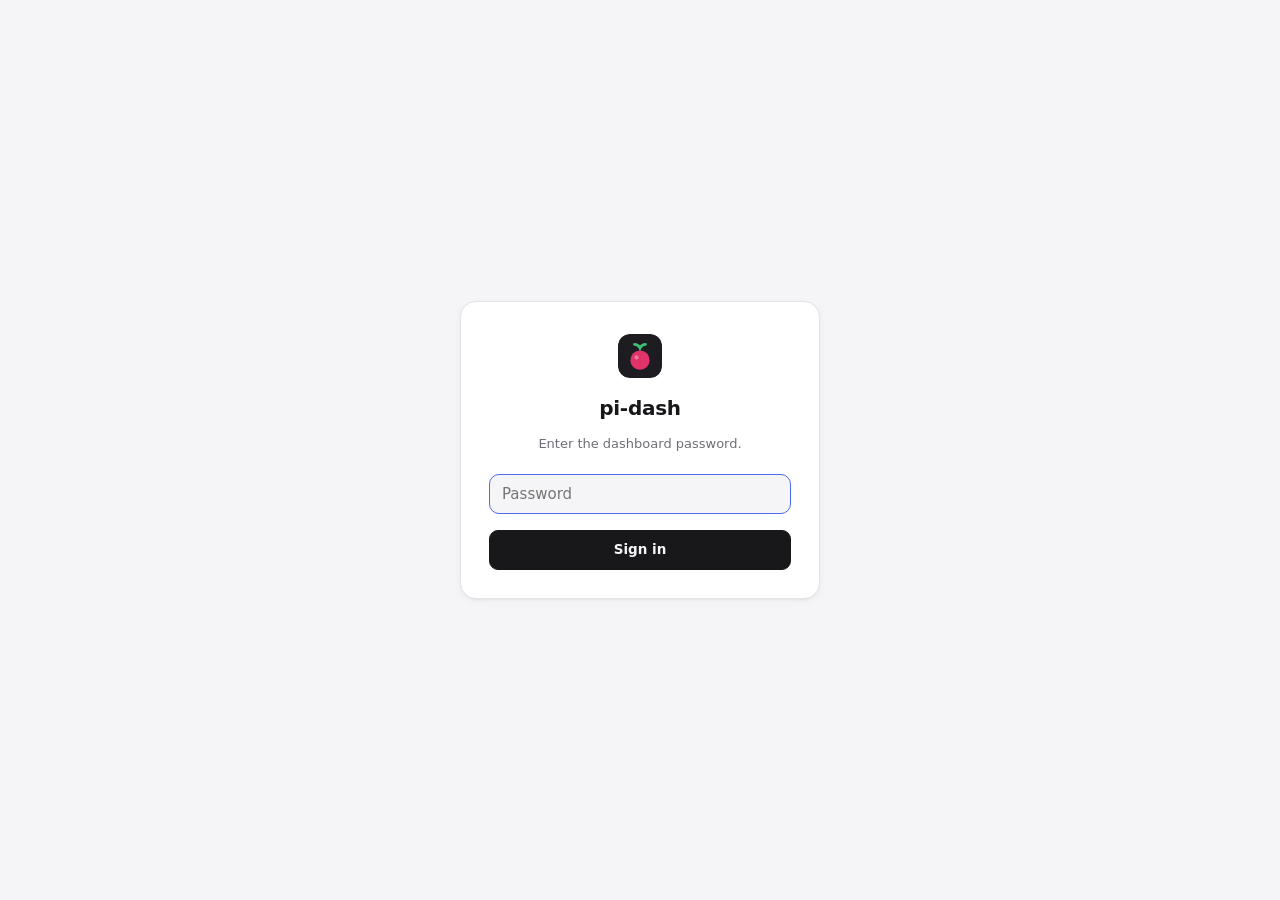
<file: static/login.html>
<!doctype html>
<html lang="en">
<head>
  <meta charset="utf-8">
  <meta name="viewport" content="width=device-width, initial-scale=1">
  <meta name="theme-color" content="#f6f6f8" media="(prefers-color-scheme: light)">
  <meta name="theme-color" content="#0f0f12" media="(prefers-color-scheme: dark)">
  <title>Sign in · pi-dash</title>
  <link rel="icon" href="/static/icon.svg" type="image/svg+xml">
  <link rel="stylesheet" href="/static/app.css">
</head>
<body class="login-page">
  <form class="login card appear" id="login">
    <img class="logo" src="/static/icon.svg" alt="" width="44" height="44">
    <h1>pi-dash</h1>
    <p class="muted small">Enter the dashboard password.</p>
    <label class="field">
      <span class="sr-only">Password</span>
      <input id="password" type="password" autocomplete="current-password" placeholder="Password" required autofocus>
    </label>
    <p class="login-error" id="error" role="alert" hidden></p>
    <button class="btn primary wide" id="submit" type="submit">Sign in</button>
  </form>
  <script>
    const form = document.getElementById("login");
    const error = document.getElementById("error");
    const submit = document.getElementById("submit");
    form.addEventListener("submit", async (e) => {
      e.preventDefault();
      submit.disabled = true;
      error.hidden = true;
      try {
        const res = await fetch("/api/login", {
          method: "POST",
          headers: { "X-Pi-Dash": "1", "Content-Type": "application/json" },
          body: JSON.stringify({ password: document.getElementById("password").value }),
        });
        if (res.ok) return location.replace("/");
        const body = await res.json().catch(() => ({}));
        error.textContent = body.error || "Couldn't sign in.";
      } catch {
        error.textContent = "Can't reach the server.";
      }
      error.hidden = false;
      form.classList.remove("shake");
      void form.offsetWidth;
      form.classList.add("shake");
      submit.disabled = false;
      document.getElementById("password").select();
    });
  </script>
</body>
</html>
</file>
<file: static/app.css>
:root {
  --bg: #f5f5f7;
  --surface: #ffffff;
  --surface-2: #f2f2f5;
  --hover: #ececf0;
  --border: #e3e3e8;
  --border-strong: #d4d4db;
  --text: #18181b;
  --muted: #6e6e78;
  --faint: #a0a0aa;
  --up: #22a061;
  --warn: #d68910;
  --down: #df3b3b;
  --stopped: #a1a1aa;
  --info: #4f6bed;
  --bar-empty: #e8e8ed;
  --accent-fill: #3d5ae0;  /* filled buttons: white text on it stays readable (≥ 4.5:1) in both themes */
  --series-rx: #4f6bed;   /* download / upload: checked for colour-blind separation on both surfaces */
  --series-tx: #d55181;
  --shadow: 0 1px 2px rgb(16 16 24 / .04), 0 2px 8px rgb(16 16 24 / .04);
  --shadow-lg: 0 12px 40px rgb(16 16 24 / .14), 0 2px 6px rgb(16 16 24 / .06);
  --radius: 16px;
  --mono: ui-monospace, "SF Mono", "JetBrains Mono", Menlo, Consolas, monospace;
  --ease: cubic-bezier(.2, .8, .2, 1);
  color-scheme: light;
}
@media (prefers-color-scheme: dark) {
  :root {
    --bg: #0e0e11;
    --surface: #17171b;
    --surface-2: #1d1d22;
    --hover: #24242a;
    --border: #27272e;
    --border-strong: #34343c;
    --text: #ededf0;
    --muted: #9a9aa5;
    --faint: #62626c;
    --up: #39c27c;
    --warn: #f0a63a;
    --down: #f2605c;
    --stopped: #6b6b76;
    --info: #7d92f5;
    --bar-empty: #25252c;
    --accent-fill: #4560e6;
    --series-rx: #6d84f3;
    --series-tx: #d55181;
    --shadow: 0 1px 2px rgb(0 0 0 / .35);
    --shadow-lg: 0 16px 48px rgb(0 0 0 / .5);
    color-scheme: dark;
  }
}

* { box-sizing: border-box; }
html { -webkit-text-size-adjust: 100%; }
body {
  margin: 0; background: var(--bg); color: var(--text);
  font: 15px/1.45 system-ui, -apple-system, "Segoe UI", Roboto, sans-serif;
  -webkit-font-smoothing: antialiased;
}
h1, h2, h3 { margin: 0; font-weight: 650; letter-spacing: -0.012em; }
h1 { font-size: 19px; }
h2 { font-size: 15px; }
h3 { font-size: 16px; }
p { margin: 0; }
button { font: inherit; color: inherit; }
.muted { color: var(--muted); }
.small { font-size: 13px; }
.i { width: 16px; height: 16px; flex: none; fill: none; stroke: currentColor; stroke-width: 2; stroke-linecap: round; stroke-linejoin: round; }
[hidden] { display: none !important; }

/* ---- header ---- */
.top {
  max-width: 1080px; margin: 0 auto; padding: 26px 24px 6px;
  display: flex; align-items: center; justify-content: space-between; gap: 16px; flex-wrap: wrap;
}
.brand { display: flex; align-items: center; gap: 12px; min-width: 0; }
.logo { width: 36px; height: 36px; border-radius: 10px; flex: none; }
.top-right { display: flex; align-items: center; gap: 8px; }
.pill {
  display: inline-flex; align-items: center; gap: 8px; height: 34px; padding: 0 14px 0 12px; border-radius: 999px;
  background: var(--surface); border: 1px solid var(--border); font-weight: 560; font-size: 13.5px; box-shadow: var(--shadow);
  transition: border-color .3s var(--ease), background-color .3s var(--ease);
}
.pill.down { border-color: color-mix(in srgb, var(--down) 40%, var(--border)); background: color-mix(in srgb, var(--down) 6%, var(--surface)); }
.pill.warn { border-color: color-mix(in srgb, var(--warn) 40%, var(--border)); background: color-mix(in srgb, var(--warn) 6%, var(--surface)); }

.dot { width: 8px; height: 8px; border-radius: 50%; background: var(--stopped); flex: none; position: relative; transition: background-color .4s var(--ease); }
.dot.up, .pill.up .dot { background: var(--up); }
.dot.unhealthy, .dot.starting, .pill.warn .dot { background: var(--warn); }
.dot.down, .dot.missing, .pill.down .dot { background: var(--down); }
.dot::after {
  content: ""; position: absolute; inset: -4px; border-radius: 50%; background: inherit; opacity: 0;
}
.dot.up::after, .pill.up .dot::after { animation: ping 2.8s var(--ease) infinite; }
.dot.down::after, .pill.down .dot::after { animation: ping 1.4s var(--ease) infinite; }
@keyframes ping { 0% { transform: scale(.6); opacity: .45; } 70%, 100% { transform: scale(1.6); opacity: 0; } }

/* ---- banner ---- */
.banner {
  max-width: 1032px; margin: 10px max(24px, calc((100% - 1032px) / 2)) 0; padding: 10px 14px;  /* lines up with the 24px page gutter */ border-radius: 12px; display: flex; align-items: center; gap: 10px;
  background: color-mix(in srgb, var(--warn) 10%, var(--surface)); border: 1px solid color-mix(in srgb, var(--warn) 30%, var(--border));
  font-size: 14px; animation: drop .3s var(--ease);
}
.banner.bad { background: color-mix(in srgb, var(--down) 10%, var(--surface)); border-color: color-mix(in srgb, var(--down) 30%, var(--border)); }
.banner .grow { flex: 1; }
@keyframes drop { from { opacity: 0; transform: translateY(-6px); } }

main { max-width: 1080px; margin: 0 auto; padding: 14px 24px 64px; display: grid; grid-template-columns: minmax(0, 1fr); gap: 34px; }
main > section { min-width: 0; }
.section-head { display: flex; align-items: center; justify-content: space-between; margin-bottom: 10px; gap: 12px; min-height: 30px; }
.section-head h2 { font-size: 17px; font-weight: 650; letter-spacing: -0.015em; display: flex; align-items: baseline; gap: 10px; }
.section-head .count { font-size: 13.5px; font-weight: 500; color: var(--muted); letter-spacing: 0; }

/* ---- cards ---- */
.card, .stat, .svc, .feed, .jobs, .netcard {
  background: var(--surface); border: 1px solid var(--border); border-radius: var(--radius); box-shadow: var(--shadow);
}

/* ---- Pi stats ---- */
.stats { display: grid; grid-template-columns: repeat(4, minmax(0, 1fr)); gap: 12px; }
.stat { padding: 14px 16px 14px; min-width: 0; position: relative; overflow: hidden; transition: border-color .3s var(--ease); }
.stat-head { display: flex; align-items: center; gap: 6px; color: var(--muted); font-size: 12.5px; font-weight: 560; }
.stat-head .i { width: 14px; height: 14px; }
.stat-value { font-size: 26px; font-weight: 650; margin-top: 6px; font-variant-numeric: tabular-nums; letter-spacing: -0.025em; line-height: 1.1; white-space: nowrap; }
.stat-value small { font-size: 14px; color: var(--muted); font-weight: 500; margin-left: 2px; letter-spacing: 0; }
.stat-sub { font-size: 12.5px; color: var(--muted); margin-top: 3px; white-space: nowrap; overflow: hidden; text-overflow: ellipsis; }
.spark { display: block; width: 100%; height: 30px; margin-top: 10px; overflow: visible; }
.spark path.line { fill: none; stroke: var(--info); stroke-width: 1.6; vector-effect: non-scaling-stroke; transition: d .6s var(--ease); }
.spark path.area { fill: color-mix(in srgb, var(--info) 12%, transparent); stroke: none; transition: d .6s var(--ease); }
.stat.warn .spark path.line { stroke: var(--warn); } .stat.warn .spark path.area { fill: color-mix(in srgb, var(--warn) 14%, transparent); }
.stat.bad .spark path.line { stroke: var(--down); } .stat.bad .spark path.area { fill: color-mix(in srgb, var(--down) 14%, transparent); }
.stat.warn { border-color: color-mix(in srgb, var(--warn) 40%, var(--border)); }
.stat.bad { border-color: color-mix(in srgb, var(--down) 45%, var(--border)); }
.meter { height: 6px; border-radius: 99px; background: var(--bar-empty); margin-top: 22px; overflow: hidden; }
.meter > i { display: block; height: 100%; width: 0; border-radius: inherit; background: var(--info); transition: width .8s var(--ease), background-color .3s; }
.stat.warn .meter > i { background: var(--warn); }
.stat.bad .meter > i { background: var(--down); }
.meter-legend { display: flex; justify-content: space-between; font-size: 10.5px; color: var(--faint); margin-top: 6px; }
.drives { display: grid; gap: 5px; margin-top: 12px; }
.drive { display: grid; grid-template-columns: minmax(0, 4.5em) minmax(0, 1fr) 3.4em; align-items: center; gap: 8px; font-size: 11.5px; color: var(--muted); }
.drive-name { overflow: hidden; text-overflow: ellipsis; white-space: nowrap; }
.drive-bar { height: 5px; border-radius: 99px; background: var(--bar-empty); overflow: hidden; }
.drive-bar > i { display: block; width: 0; height: 100%; border-radius: inherit; background: var(--info); transition: width .8s var(--ease); }
.drive-pct { text-align: right; font-variant-numeric: tabular-nums; }
.drive.warn .drive-bar > i { background: var(--warn); }
.drive.bad .drive-bar > i { background: var(--down); }
.drive.warn .drive-pct { color: var(--warn); }
.drive.bad .drive-pct { color: var(--down); }

.info { display: flex; flex-wrap: wrap; gap: 8px; margin-top: 12px; }
.info-cell { display: inline-flex; align-items: center; gap: 7px; min-width: 0; max-width: 100%; height: 34px; padding: 0 13px 0 11px;
  background: var(--surface); border: 1px solid var(--border); border-radius: 999px; font-size: 13.5px; box-shadow: var(--shadow); cursor: default; }
.info-cell:focus-visible { outline: 2px solid var(--info); outline-offset: 2px; }
.info-cell > .i { color: var(--muted); width: 15px; height: 15px; }
.info-cell.warn > .i { color: var(--warn); }
.info-cell.bad > .i { color: var(--down); }
.info-cell.good > .i { color: var(--up); }
.info-label { color: var(--muted); white-space: nowrap; }
.info-value { font-weight: 600; white-space: nowrap; overflow: hidden; text-overflow: ellipsis; min-width: 0; }
.info-cell.warn { border-color: color-mix(in srgb, var(--warn) 40%, var(--border)); }
.info-cell.bad { border-color: color-mix(in srgb, var(--down) 45%, var(--border)); }
.info .menu-wrap { display: flex; min-width: 0; max-width: 100%; }
button.info-cell { cursor: pointer; transition: background-color .15s, border-color .15s; }
button.info-cell:hover { background: var(--hover); border-color: var(--border-strong); }
.info-cell > .chev { width: 13px; height: 13px; margin: 0 -4px 0 -2px; color: var(--faint); transform: rotate(90deg); transition: transform .16s var(--ease); }
.info-cell[aria-expanded="true"] > .chev { transform: rotate(-90deg); }

/* ---- Wi-Fi menu ---- */
.wifi-menu { left: 0; right: auto; transform-origin: top left; width: min(320px, calc(100vw - 32px)); max-height: min(440px, 62vh); overflow-y: auto; }
.wifi-menu .menu-label { display: flex; align-items: center; justify-content: space-between; gap: 8px; }
.wifi-row .name { flex: 1; min-width: 0; overflow: hidden; text-overflow: ellipsis; white-space: nowrap; }
.wifi-row.on { font-weight: 600; }
.wifi-row.on > .i:last-child { color: var(--up); }
.wifi-row .saved { font-size: 12px; color: var(--muted); }
.menu button:disabled { opacity: .5; cursor: default; background: none; }
.bars { width: 16px; height: 16px; flex: none; }
.bars rect { fill: var(--border-strong); }
.bars rect.lit { fill: currentColor; }
.menu-note { display: flex; align-items: center; gap: 8px; padding: 10px; color: var(--muted); font-size: 13.5px; }
#wifi-pass-row { display: grid; gap: 10px; margin-top: 16px; }

/* ---- network + charts ---- */
.netcard { padding: 14px 16px 10px; }
.net-now { display: flex; gap: 6px 18px; flex-wrap: wrap; font-size: 13px; color: var(--muted); margin-bottom: 8px; }
.legend-item { display: inline-flex; align-items: center; gap: 6px; white-space: nowrap; }
.legend-item b { color: var(--text); font-weight: 600; font-variant-numeric: tabular-nums; }
.key { display: inline-block; width: 12px; height: 2px; border-radius: 2px; background: var(--info); flex: none; }
.key.s1 { background: var(--series-rx); } .key.s2 { background: var(--series-tx); }
.key.band { width: 10px; height: 10px; border-radius: 3px; background: color-mix(in srgb, var(--down) 22%, transparent); }
.chart { min-height: 40px; }
.chart-plot { position: relative; }
.plot { display: block; overflow: visible; outline: none; touch-action: pan-y; }
.plot:focus-visible { outline: 2px solid var(--info); outline-offset: 4px; border-radius: 4px; }
.plot text { fill: var(--faint); font-size: 10.5px; font-variant-numeric: tabular-nums; }
.plot .ylab { text-anchor: end; }
.plot .xlab { text-anchor: middle; }
.plot .grid { stroke: var(--border); stroke-width: 1; }
.plot .grid.base { stroke: var(--border-strong); }
.plot .line { fill: none; stroke: var(--info); stroke-width: 2; stroke-linejoin: round; stroke-linecap: round; }
.plot .area { fill: color-mix(in srgb, var(--info) 10%, transparent); stroke: none; }
.plot .line.s1 { stroke: var(--series-rx); } .plot .line.s2 { stroke: var(--series-tx); }
.plot .band { fill: color-mix(in srgb, var(--down) 16%, transparent); }
.plot .unrecorded { fill: color-mix(in srgb, var(--faint) 8%, transparent); }
.plot .nodata { fill: var(--faint); font-size: 11.5px; text-anchor: middle; dominant-baseline: middle; }
.plot .cross { stroke: var(--muted); stroke-width: 1; }
.plot .pt { fill: var(--info); stroke: var(--surface); stroke-width: 2; }
.plot .pt.s1 { fill: var(--series-rx); } .plot .pt.s2 { fill: var(--series-tx); }
.tip { position: absolute; top: 0; z-index: 5; pointer-events: none; padding: 7px 10px; border-radius: 9px; background: var(--surface);
  border: 1px solid var(--border); box-shadow: var(--shadow-lg); font-size: 12.5px; white-space: nowrap; display: grid; gap: 3px; }
.tip-when { color: var(--muted); font-size: 11.5px; }
.tip-row { display: flex; align-items: center; gap: 7px; color: var(--muted); }
.tip-row b { color: var(--text); font-weight: 650; font-variant-numeric: tabular-nums; }
.tip .key.s0 { background: var(--info); }

/* ---- services ---- */
.services { display: grid; grid-template-columns: minmax(0, 1fr); gap: 12px; }
.svc.no-foot { padding-bottom: 16px; }
.svc { padding: 18px 20px 0; transition: border-color .3s var(--ease), box-shadow .2s var(--ease); }
.svc:hover { box-shadow: var(--shadow), 0 4px 18px rgb(16 16 24 / .05); }
#services .svc { cursor: pointer; }
.svc-link { color: inherit; text-decoration: none; display: inline-flex; align-items: center; gap: 2px; border-radius: 4px; }
.svc-link .i { width: 15px; height: 15px; color: var(--faint); transition: transform .2s var(--ease), color .2s; }
.svc:hover .svc-link .i, .svc-link:focus-visible .i { color: var(--muted); transform: translateX(2px); }
.svc-link:focus-visible { outline: 2px solid var(--info); outline-offset: 2px; }
.svc.down, .svc.missing { border-color: color-mix(in srgb, var(--down) 45%, var(--border)); }
.svc.unhealthy { border-color: color-mix(in srgb, var(--warn) 45%, var(--border)); }
.svc-top { display: flex; gap: 16px; align-items: flex-start; justify-content: space-between; flex-wrap: wrap; }
.svc-main { min-width: 0; flex: 1 1 320px; }
.svc-title { display: flex; align-items: center; gap: 10px; flex-wrap: wrap; }
.svc-title h3 { font-size: 17px; letter-spacing: -0.015em; }
.badge { font-size: 11.5px; font-weight: 600; padding: 1px 8px; border-radius: 99px; background: var(--surface-2); color: var(--muted); border: 1px solid var(--border); }
.state-text { font-size: 13px; font-weight: 600; transition: color .3s; }
.state-text.up { color: var(--up); }
.state-text.unhealthy, .state-text.starting { color: var(--warn); }
.state-text.down, .state-text.missing { color: var(--down); }
.state-text.stopped { color: var(--muted); }
.svc-desc { color: var(--muted); font-size: 14px; margin-top: 4px; }
a.btn { text-decoration: none; color: inherit; }
.problem { display: flex; gap: 8px; align-items: flex-start; margin-top: 12px; padding: 8px 12px; border-radius: 10px; font-size: 13.5px;
  background: color-mix(in srgb, var(--warn) 10%, transparent); color: color-mix(in srgb, var(--warn) 75%, var(--text)); animation: appear .3s var(--ease); }
.problem .i { margin-top: 2px; color: var(--warn); }
.facts { display: flex; flex-wrap: wrap; gap: 4px 18px; margin-top: 12px; font-size: 13px; color: var(--muted); }
.bad-text { color: var(--down) !important; }
.facts b { color: var(--text); font-weight: 560; font-variant-numeric: tabular-nums; }
.source-row { display: flex; align-items: center; justify-content: space-between; gap: 12px; margin: 14px -20px 0; padding: 10px 20px;
  border-top: 1px solid var(--border); background: color-mix(in srgb, var(--surface-2) 55%, var(--surface)); border-radius: 0 0 var(--radius) var(--radius); min-width: 0; }
.git { display: flex; align-items: center; gap: 8px; font-size: 12.5px; color: var(--muted); min-width: 0; flex: 1 1 auto; }
.git > * { flex: none; }
.git:empty { display: none; }
.warn-text { color: var(--warn) !important; }
.spin.small { width: 10px; height: 10px; border-width: 1.5px; display: inline-block; vertical-align: -1px; margin-right: 5px; }
.auto { display: inline-flex; align-items: center; gap: 8px; font-size: 13px; color: var(--muted); cursor: pointer; user-select: none; white-space: nowrap; flex: none; }
.auto input { position: absolute; opacity: 0; width: 1px; height: 1px; }
.switch { width: 30px; height: 18px; border-radius: 99px; background: var(--border-strong); position: relative; transition: background-color .2s var(--ease); flex: none; }
.switch::after { content: ""; position: absolute; top: 2px; left: 2px; width: 14px; height: 14px; border-radius: 50%; background: #fff; box-shadow: 0 1px 2px rgb(0 0 0 / .25); transition: transform .2s var(--ease); }
.auto input:checked + .switch { background: var(--up); }
.auto input:checked + .switch::after { transform: translateX(12px); }
.auto input:focus-visible + .switch { outline: 2px solid var(--info); outline-offset: 2px; }
.git .i { width: 14px; height: 14px; }
.git code { font: 12px var(--mono); color: var(--text); background: var(--surface-2); padding: 1px 6px; border-radius: 5px; border: 1px solid var(--border); }
.git .subject { flex: 0 1 auto; white-space: nowrap; overflow: hidden; text-overflow: ellipsis; min-width: 0; }
.git .new { color: var(--info); font-weight: 600; white-space: nowrap; }
.nowrap { white-space: nowrap; }
.actions { display: flex; gap: 6px; flex-wrap: wrap; align-items: center; justify-content: flex-end; }
.actions .menu { min-width: 200px; }
.working { display: inline-flex; align-items: center; gap: 2px; height: 32px; padding: 0 12px; border-radius: 9px; font-size: 13.5px; font-weight: 560;
  color: var(--info); background: color-mix(in srgb, var(--info) 8%, var(--surface)); }
.uptime { display: flex; align-items: flex-start; gap: 18px; margin-top: 14px; }
.timeline { flex: 1; min-width: 0; padding-top: 4px; }
.track { position: relative; height: 10px; border-radius: 99px; background: var(--bar-empty); overflow: hidden; }
.track i { position: absolute; top: 0; bottom: 0; transition: left .5s var(--ease), width .5s var(--ease); }
.track i.up { background: color-mix(in srgb, var(--up) 85%, var(--surface)); }
.track i.unhealthy, .track i.starting, .track i.unknown { background: var(--warn); min-width: 3px; }
.track i.down, .track i.missing { background: var(--down); min-width: 3px; }
.track i.stopped { background: var(--stopped); opacity: .6; }
.track i:hover { filter: brightness(1.2); }
.ticks { position: relative; height: 16px; margin-top: 5px; font-size: 10.5px; color: var(--faint); font-variant-numeric: tabular-nums; }
.ticks span { position: absolute; top: 0; transform: translateX(-50%); white-space: nowrap; }
.ticks span::before { content: ""; position: absolute; left: 50%; top: -8px; width: 1px; height: 4px; background: var(--border-strong); }
.ticks .now { right: 0; transform: none; }
.ticks .now::before { display: none; }
.uptime-pct { display: grid; min-width: 112px; text-align: right; font-size: 13px; color: var(--muted); white-space: nowrap; font-variant-numeric: tabular-nums; line-height: 1.35; }
.uptime-pct b { color: var(--text); font-weight: 650; font-size: 14px; }
.uptime-pct .sub { font-size: 12px; color: var(--faint); }
.empty { border: 1px dashed var(--border-strong); border-radius: var(--radius); padding: 28px; text-align: center; color: var(--muted); }
.empty code { font: 13px var(--mono); }

/* ---- scheduled jobs ---- */
.jobs { list-style: none; padding: 0; margin: 0; }
.job { display: grid; grid-template-columns: auto minmax(0, 1fr) auto auto; gap: 8px 14px; align-items: center; padding: 14px 18px; border-top: 1px solid var(--border); }
.job:first-child { border-top: 0; }
.job > .dot { align-self: start; margin-top: 7px; }
.job-title { display: flex; align-items: center; gap: 10px; flex-wrap: wrap; }
.job-title h3 { font-size: 15px; }
.job .facts { margin-top: 6px; }
.job .facts .i { width: 13px; height: 13px; vertical-align: -2px; margin-right: 4px; }
.job .facts code, .page-head code { font: 12px var(--mono); }
.runs { display: flex; gap: 3px; align-items: center; justify-content: flex-end; min-width: 123px; }
.runs i { width: 6px; height: 16px; border-radius: 2px; background: color-mix(in srgb, var(--up) 80%, var(--surface)); }
.runs i.bad { background: var(--down); }

/* ---- a service's page ---- */
.svc-page { gap: 16px; }
.back { display: inline-flex; align-items: center; gap: 4px; color: var(--muted); text-decoration: none; font-size: 14px; font-weight: 560; justify-self: start; padding: 4px 8px 4px 2px; border-radius: 8px; }
.back:hover { color: var(--text); background: var(--hover); }
.page-head { display: flex; gap: 16px; align-items: flex-start; justify-content: space-between; flex-wrap: wrap; }
.page-title { font-size: 22px; letter-spacing: -0.02em; }
.range-row { display: flex; align-items: center; gap: 12px; flex-wrap: wrap; }
.sp-body { display: grid; gap: 14px; transition: opacity .25s var(--ease); min-width: 0; }
.sp-body.refetch .chart, .sp-body.refetch .timeline { opacity: .5; }
.tiles { display: grid; grid-template-columns: repeat(auto-fit, minmax(170px, 1fr)); gap: 12px; }
.tiles .stat-value small { font-size: 14px; }
.tiles .stat-sub { white-space: normal; }
.card.pad { padding: 14px 16px 12px; min-width: 0; }
.card-head { display: flex; align-items: baseline; justify-content: space-between; gap: 8px 12px; margin-bottom: 10px; flex-wrap: wrap; }
.card-head h3 { font-size: 14px; }
#sp-timeline { padding-top: 2px; }
.charts { display: grid; grid-template-columns: repeat(auto-fit, minmax(300px, 1fr)); gap: 14px; }
.two-col { display: grid; grid-template-columns: repeat(2, minmax(0, 1fr)); gap: 14px; align-items: start; }
#sp-code h4 { font-size: 12.5px; color: var(--muted); font-weight: 600; margin: 14px 0 6px; }
.code-now { display: flex; align-items: center; gap: 8px; font-size: 14px; flex-wrap: wrap; }
.code-now .i { width: 14px; height: 14px; color: var(--muted); }
#sp-code code, .setup code { font: 12px var(--mono); background: var(--surface-2); padding: 1px 6px; border-radius: 5px; border: 1px solid var(--border); word-break: break-all; }
#sp-code > p + p { margin-top: 6px; }
.accent-text { color: var(--info); }
.commits { list-style: none; margin: 0; padding: 0; display: grid; gap: 2px; }
.commits li { display: grid; grid-template-columns: auto minmax(0, 1fr) auto; gap: 10px; align-items: center; font-size: 13px; padding: 4px 0; }
.commits .subject { white-space: nowrap; overflow: hidden; text-overflow: ellipsis; }
.commits .when { color: var(--faint); font-size: 12px; white-space: nowrap; }
.commits.new code { border-color: color-mix(in srgb, var(--info) 40%, var(--border)); }
.setup { display: grid; grid-template-columns: auto minmax(0, 1fr); gap: 8px 16px; margin: 0; font-size: 13.5px; }
.setup dt { color: var(--muted); }
.setup dd { margin: 0; min-width: 0; }
.setup pre { margin: 0; font: 12px/1.5 var(--mono); background: var(--bg); border: 1px solid var(--border); border-radius: 8px; padding: 8px 10px; white-space: pre-wrap; word-break: break-word; }
.setup a { color: var(--info); text-decoration: none; word-break: break-all; }

/* ---- buttons ---- */
.btn {
  height: 32px; border: 1px solid var(--border); background: var(--surface); padding: 0 12px; border-radius: 9px; cursor: pointer;
  font-weight: 560; font-size: 13.5px; display: inline-flex; align-items: center; justify-content: center; gap: 6px; white-space: nowrap;
  transition: background-color .15s, border-color .15s, color .15s, transform .08s, opacity .2s;
}
.btn .i { width: 15px; height: 15px; }
.btn:hover:not(:disabled) { background: var(--hover); border-color: var(--border-strong); }
.btn:active:not(:disabled) { transform: scale(.97); }
.btn:disabled { opacity: .45; cursor: default; }
.btn.icon { width: 34px; height: 34px; padding: 0; border-radius: 10px; }
.btn.quiet { border-color: transparent; background: transparent; box-shadow: none; }
.btn.quiet:hover:not(:disabled) { background: var(--hover); border-color: transparent; }
.btn.primary { background: var(--text); color: var(--bg); border-color: var(--text); }
.btn.primary:hover:not(:disabled) { background: color-mix(in srgb, var(--text) 85%, var(--bg)); }
.btn.primary.danger { background: var(--down); border-color: var(--down); color: #fff; }
.btn.accent { color: #fff; border-color: var(--accent-fill); background: var(--accent-fill); }
.btn.accent:hover:not(:disabled) { background: color-mix(in srgb, var(--accent-fill) 86%, #000); border-color: color-mix(in srgb, var(--accent-fill) 86%, #000); }
.btn.accent .count { background: #fff; color: var(--accent-fill); }
.btn .count { background: var(--info); color: #fff; font-size: 11px; font-weight: 700; padding: 0 6px; border-radius: 99px; line-height: 17px; }
.btn:focus-visible, input:focus-visible, .seg button:focus-visible, .menu button:focus-visible { outline: 2px solid var(--info); outline-offset: 2px; }
.spin { width: 14px; height: 14px; border: 2px solid currentColor; border-right-color: transparent; border-radius: 50%; animation: spin .7s linear infinite; flex: none; }
@keyframes spin { to { transform: rotate(360deg); } }
#mute-btn.on { color: var(--warn); border-color: color-mix(in srgb, var(--warn) 40%, var(--border)); }

/* ---- menus ---- */
.menu-wrap { position: relative; }
.menu {
  position: absolute; right: 0; top: calc(100% + 6px); min-width: 240px; padding: 6px; z-index: 12;
  background: var(--surface); border: 1px solid var(--border); border-radius: 12px; box-shadow: var(--shadow-lg);
  opacity: 0; transform: translateY(-4px) scale(.98); transform-origin: top right; pointer-events: none; visibility: hidden;
  transition: opacity .16s var(--ease), transform .16s var(--ease), visibility 0s .16s;
}
.menu.open { opacity: 1; transform: none; pointer-events: auto; visibility: visible; transition: opacity .16s var(--ease), transform .16s var(--ease); }
.menu button { display: flex; align-items: center; gap: 10px; width: 100%; text-align: left; border: 0; background: none; padding: 8px 10px; border-radius: 8px; cursor: pointer; font-size: 14px; }
.menu button:hover { background: var(--hover); }
.menu button.danger { color: var(--down); }
.menu .i { color: var(--muted); }
.menu button.danger .i { color: inherit; }
.menu hr { border: 0; border-top: 1px solid var(--border); margin: 6px 4px; }
.menu-label { font-size: 12px; color: var(--muted); padding: 6px 10px 4px; font-weight: 560; }

/* ---- segmented control ---- */
.seg { display: inline-flex; padding: 3px; background: var(--surface-2); border: 1px solid var(--border); border-radius: 10px; position: relative; }
.seg button { border: 0; background: none; padding: 4px 12px; border-radius: 7px; font-size: 13px; font-weight: 560; color: var(--muted); cursor: pointer; transition: color .2s, background-color .2s, box-shadow .2s; }
.seg button[aria-selected="true"] { background: var(--surface); color: var(--text); box-shadow: var(--shadow); }

/* ---- activity ---- */
.feed { list-style: none; padding: 0; margin: 0; overflow: hidden; }
.feed li { border-top: 1px solid var(--border); }
.feed li:first-child { border-top: 0; }
.feed li.day { padding: 9px 16px 7px; font-size: 12px; font-weight: 650; color: var(--muted); background: var(--surface-2); letter-spacing: .01em; }
.feed li.enter { animation: slide-in .45s var(--ease); }
@keyframes slide-in { from { opacity: 0; transform: translateY(-8px); background: color-mix(in srgb, var(--info) 8%, transparent); } }
.ev { display: grid; grid-template-columns: 30px minmax(0, 1fr) auto; gap: 12px; padding: 11px 16px; align-items: center; width: 100%; text-align: left; border: 0; background: none; font: inherit; color: inherit; }
.ev.has-detail { align-items: start; }
.ev-body { display: grid; gap: 1px; min-width: 0; }
button.ev { cursor: pointer; }
button.ev:hover { background: var(--surface-2); }
.feed li.open { background: color-mix(in srgb, var(--surface-2) 55%, transparent); }
.feed li.open > button.ev:hover { background: none; }
.ev-ico { width: 30px; height: 30px; border-radius: 9px; display: grid; place-items: center; background: var(--surface-2); color: var(--muted); }
.ev-ico .i { width: 15px; height: 15px; }
.ev-ico.error { background: color-mix(in srgb, var(--down) 12%, transparent); color: var(--down); }
.ev-ico.warn { background: color-mix(in srgb, var(--warn) 14%, transparent); color: var(--warn); }
.ev-ico.ok { background: color-mix(in srgb, var(--up) 12%, transparent); color: var(--up); }
.ev-ico.boot, .ev-ico.digest, .ev-ico.update { background: color-mix(in srgb, var(--info) 12%, transparent); color: var(--info); }
.ev-title { font-weight: 560; display: flex; align-items: center; gap: 8px; flex-wrap: wrap; min-height: 30px; }
.chip { font-size: 12px; padding: 0 8px; border-radius: 99px; background: var(--surface-2); color: var(--muted); font-weight: 500; line-height: 20px; border: 1px solid var(--border); }
.ev-detail { color: var(--muted); font-size: 13.5px; white-space: pre-line; }
.ev-when { color: var(--muted); font-size: 12.5px; white-space: nowrap; line-height: 30px; display: flex; align-items: center; gap: 4px; font-variant-numeric: tabular-nums; }
.ev-when .i { width: 14px; height: 14px; transition: transform .2s var(--ease); color: var(--faint); }
li.open > .ev .ev-when .i { transform: rotate(90deg); }
.ev-log { display: grid; grid-template-rows: 0fr; transition: grid-template-rows .3s var(--ease); }
li.open > .ev-log { grid-template-rows: 1fr; }
.ev-log > div { overflow: hidden; }
.ev-log pre { margin: 0 16px 14px 58px; padding: 10px 12px; font: 12px/1.5 var(--mono); background: var(--bg); border: 1px solid var(--border); border-radius: 10px; overflow-y: auto; white-space: pre-wrap; overflow-wrap: anywhere; max-height: 320px; }
.ev-log pre > span { display: block; min-height: 1.5em; padding-left: 2ch; text-indent: -2ch; } /* a wrapped line hangs, so each entry still reads as one */
.feed-sub { list-style: none; padding: 0; margin: 0; border-top: 1px solid var(--border); background: color-mix(in srgb, var(--surface-2) 45%, transparent); }
.feed-sub .ev { grid-template-columns: minmax(0, 1fr) auto; padding: 6px 16px 6px 58px; }
.feed-sub .ev-body { min-height: 30px; align-content: center; }
.feed-sub .ev-detail { color: var(--text); }
.feed .none { padding: 26px; text-align: center; color: var(--muted); font-size: 14px; }

/* ---- drawer ---- */
.drawer {
  position: fixed; top: 0; right: 0; bottom: 0; width: min(880px, 100vw); background: var(--surface); z-index: 20;
  border-left: 1px solid var(--border); box-shadow: var(--shadow-lg); display: flex; flex-direction: column;
  transform: translateX(104%); transition: transform .32s var(--ease), visibility 0s .32s; visibility: hidden;
}
.drawer.open { transform: none; visibility: visible; transition: transform .32s var(--ease); }
.drawer-head { padding: 14px 16px 12px 20px; border-bottom: 1px solid var(--border); display: grid; gap: 12px; }
.grab { display: none; }
.drawer-title-row { display: flex; justify-content: space-between; align-items: center; gap: 12px; }
#drawer-sub { display: flex; align-items: center; gap: 6px; margin-top: 2px; }
.live-dot { width: 7px; height: 7px; border-radius: 50%; background: var(--up); flex: none; }
.live-dot.off { background: var(--faint); }
.live-dot.bad { background: var(--down); }
.live-dot.busy { background: var(--info); animation: blink 1s ease-in-out infinite; }
@keyframes blink { 50% { opacity: .25; } }
.drawer-tools { display: flex; gap: 14px; align-items: center; flex-wrap: wrap; }
.search { display: flex; align-items: center; gap: 8px; flex: 1 1 220px; height: 32px; padding: 0 10px; border: 1px solid var(--border); border-radius: 9px; background: var(--bg); color: var(--muted); transition: border-color .15s; }
.search:focus-within { border-color: var(--info); }
.search input { border: 0; outline: 0; background: none; color: var(--text); font: inherit; font-size: 13.5px; flex: 1; min-width: 0; }
.check { display: inline-flex; align-items: center; gap: 6px; font-size: 13px; color: var(--muted); cursor: pointer; user-select: none; }
.check input { accent-color: var(--info); margin: 0; }
.log { flex: 1; overflow: auto; font: 12.5px/1.6 var(--mono); padding: 8px 0 28px; background: var(--bg); overscroll-behavior: contain; }
.log .line { display: grid; grid-template-columns: 76px 1fr; padding: 0 16px; }
.log .line:hover { background: var(--hover); }
.log .ts { color: var(--faint); user-select: none; }
.log.job .line { grid-template-columns: 1fr; }
.log.job .ts { display: none; }
.log .msg { white-space: pre; }
.log.wrap .msg { white-space: pre-wrap; word-break: break-word; }
.log .line.err { background: color-mix(in srgb, var(--down) 9%, transparent); }
.log .line.err .msg { color: var(--down); }
.log .line.cmd { margin-top: 6px; }
.log .line.cmd .msg { color: var(--info); font-weight: 650; }
.log .line.fresh { animation: fresh 1.2s ease-out; }
@keyframes fresh { from { background: color-mix(in srgb, var(--info) 14%, transparent); } }
.log.errors-only .line:not(.err) { display: none; }
.log .line.hide { display: none; }
.log mark { background: color-mix(in srgb, var(--warn) 35%, transparent); color: inherit; border-radius: 2px; }
.log .end { padding: 12px 16px 0; font: 600 13px system-ui, sans-serif; display: flex; align-items: center; gap: 8px; }
.log .end.ok { color: var(--up); } .log .end.bad { color: var(--down); }
.log .placeholder { padding: 24px 16px; color: var(--muted); font-family: system-ui, sans-serif; }
.log .placeholder.help { display: grid; gap: 12px; max-width: 640px; color: var(--text); font-size: 14px; line-height: 1.5; }
.log .placeholder.help code { font: 12.5px var(--mono); background: var(--surface-2); padding: 1px 5px; border-radius: 5px; border: 1px solid var(--border); }
.log .placeholder.help pre { margin: 0; font: 12.5px/1.5 var(--mono); background: var(--surface); border: 1px solid var(--border); border-radius: 8px; padding: 10px 12px; white-space: pre-wrap; word-break: break-all; }
.jump { position: absolute; bottom: 18px; left: 50%; transform: translateX(-50%); box-shadow: var(--shadow-lg); animation: rise .2s var(--ease); }
.scrim { position: fixed; inset: 0; background: rgb(0 0 0 / .28); opacity: 0; pointer-events: none; transition: opacity .3s var(--ease); z-index: 15; }
.scrim.open { opacity: 1; pointer-events: auto; }

/* ---- dialog + toasts ---- */
dialog { border: 1px solid var(--border); border-radius: 16px; background: var(--surface); color: var(--text); padding: 22px; width: min(420px, calc(100vw - 32px)); box-shadow: var(--shadow-lg); }
dialog[open] { animation: pop .2s var(--ease); }
dialog::backdrop { background: rgb(0 0 0 / .32); animation: fade .2s var(--ease); }
@keyframes pop { from { opacity: 0; transform: scale(.96) translateY(6px); } }
@keyframes fade { from { opacity: 0; } }
dialog p { margin-top: 8px; font-size: 14.5px; }
.dialog-actions { display: flex; justify-content: flex-end; gap: 8px; margin-top: 22px; }
.toasts { position: fixed; bottom: 20px; left: 50%; transform: translateX(-50%); display: grid; gap: 8px; z-index: 30; justify-items: center; pointer-events: none; }
.toast { display: flex; align-items: center; gap: 8px; background: var(--text); color: var(--bg); padding: 10px 16px; border-radius: 11px; font-size: 14px; box-shadow: var(--shadow-lg); animation: rise .25s var(--ease); transition: opacity .3s, transform .3s; }
.toast.bad { background: var(--down); color: #fff; }
.toast.out { opacity: 0; transform: translateY(6px); }
@keyframes rise { from { opacity: 0; transform: translateY(8px); } }

/* ---- loading + offline ---- */
.skel { background: linear-gradient(90deg, var(--surface-2) 25%, var(--hover) 50%, var(--surface-2) 75%); background-size: 200% 100%; animation: shimmer 1.3s linear infinite; border-radius: 6px; color: transparent !important; }
@keyframes shimmer { to { background-position: -200% 0; } }
body.loading main { opacity: .9; }
main { transition: opacity .3s var(--ease); }
body.offline main { opacity: .55; filter: grayscale(.4); }
.appear { animation: appear .4s var(--ease) both; }
@keyframes appear { from { opacity: 0; transform: translateY(6px); } }

/* ---- sign-in page ---- */
.login-page { min-height: 100vh; display: grid; place-items: center; padding: 24px 16px; }
.login { width: min(360px, 100%); padding: 32px 28px 28px; display: grid; gap: 12px; text-align: center; justify-items: center; }
.login .logo { width: 44px; height: 44px; border-radius: 12px; margin-bottom: 4px; }
.login h1 { font-size: 20px; }
.login .field { width: 100%; margin-top: 8px; }
.field input { width: 100%; height: 40px; padding: 0 12px; border-radius: 10px; border: 1px solid var(--border-strong); background: var(--bg); color: var(--text); font: inherit; transition: border-color .15s; }
.field input:focus { outline: none; border-color: var(--info); }
.login-error { color: var(--down); font-size: 13.5px; }
.btn.wide { width: 100%; height: 40px; margin-top: 4px; }
.shake { animation: shake .35s var(--ease); }
@keyframes shake { 20%, 60% { transform: translateX(-6px); } 40%, 80% { transform: translateX(6px); } }
.sr-only { position: absolute; width: 1px; height: 1px; overflow: hidden; clip: rect(0 0 0 0); }

/* ---- the assistant ---- */
.btn.ask { gap: 7px; padding: 0 12px 0 10px; }
.btn.ask .i { color: var(--info); }
.btn.ask { position: relative; transition: opacity .3s var(--ease); }
.btn.ask.checking { opacity: .55; }
.btn.ask.checking .i { animation: blink 1.4s ease-in-out infinite; }
.btn.ask.off { opacity: .45; cursor: default; }
.btn.ask.off .i { color: var(--muted); }
.btn.ask.off:hover { background: var(--surface); border-color: var(--border); }
.btn.ask.attn::after { content: ""; position: absolute; top: 5px; right: 5px; width: 7px; height: 7px; border-radius: 50%;
  background: var(--info); box-shadow: 0 0 0 2px var(--surface); }
.recent .t.wait { display: inline-flex; align-items: center; gap: 6px; color: var(--info); }
.btn.ask kbd { font: 600 11px var(--mono); color: var(--faint); border: 1px solid var(--border); border-radius: 5px; padding: 0 5px; line-height: 17px; }

.drawer.agent { width: min(600px, 100vw); }
.agent .drawer-head { padding-bottom: 14px; }
.agent-title { display: flex; align-items: center; gap: 8px; }
.agent-title .i { color: var(--info); width: 18px; height: 18px; }
#agent-sub { display: flex; align-items: center; gap: 6px; margin-top: 2px; }
#agent-sub .live-dot.off { display: none; }
.agent-head-btns { display: flex; gap: 4px; }

.chat { flex: 1; overflow: auto; padding: 18px 20px 24px; display: flex; flex-direction: column; gap: 16px; background: var(--bg); overscroll-behavior: contain; outline: none; overflow-x: hidden; }
.chat > *, .chat > .block > * { flex: none; }
.chat > .block { display: contents; }
.chat .appear { animation: appear .35s var(--ease) both; }

/* a new chat: just the recent ones; the composer does the rest */
.recent-label { font-size: 12px; font-weight: 650; color: var(--muted); margin: 0 0 4px 10px; }
.recent { display: grid; gap: 2px; }
.recent-row { display: flex; align-items: center; border-radius: 8px; min-width: 0; }
.recent-row:hover { background: var(--hover); }
.recent-row > [data-chat] { flex: 1; min-width: 0; }  /* lets a long title shrink to its ellipsis */
.recent-row > [data-chat]:hover { background: none; }
.recent .recent-del { width: 28px; height: 28px; padding: 0; justify-content: center; align-items: center; color: var(--faint); opacity: 0; flex: none; margin-right: 4px; }
.recent-row:hover .recent-del, .recent .recent-del:focus-visible { opacity: 1; }
.recent .recent-del:hover { color: var(--text); background: var(--surface-2); }
.recent .recent-del .i { width: 14px; height: 14px; }
@media (hover: none) { .recent .recent-del { opacity: 1; } }
.recent button { display: flex; justify-content: space-between; gap: 12px; padding: 7px 10px; border: 0; background: none; border-radius: 8px; cursor: pointer; font-size: 13.5px; text-align: left; min-width: 0; }
.recent button:hover { background: var(--hover); }
.recent button span:first-child { overflow: hidden; text-overflow: ellipsis; white-space: nowrap; }
.recent .t { color: var(--faint); white-space: nowrap; font-size: 12.5px; }

.you { align-self: flex-end; max-width: 85%; background: var(--surface-2); border: 1px solid var(--border); padding: 9px 14px; border-radius: 16px 16px 4px 16px; font-size: 14.5px; white-space: pre-wrap; overflow-wrap: anywhere; }
.you-photos { display: block; margin-top: 4px; font-size: 12px; color: var(--muted); white-space: nowrap; }
.you-photos.only { margin-top: 0; }
.you-about { align-self: flex-end; margin-bottom: -10px; font-size: 12px; color: var(--muted); display: flex; align-items: center; gap: 5px; }
.you-about .i { width: 12px; height: 12px; }
.say { font-size: 14.5px; line-height: 1.55; display: grid; gap: 8px; overflow-wrap: anywhere; }
.say p, .say ol, .say ul, .say pre { margin: 0; }
.say ol, .say ul { padding-left: 20px; display: grid; gap: 4px; }
.say code, .ask-card code { font: 12.5px var(--mono); background: var(--surface-2); padding: 1px 5px; border-radius: 5px; border: 1px solid var(--border); }
.say pre { font: 12.5px/1.5 var(--mono); background: var(--surface); border: 1px solid var(--border); border-radius: 8px; padding: 8px 10px; white-space: pre-wrap; }
.say.typing > :last-child::after { content: ""; display: inline-block; width: 7px; height: 14px; margin-left: 2px; background: var(--muted); vertical-align: -2px; animation: blink 1s steps(1) infinite; }
.thinking { display: flex; align-items: center; gap: 8px; font-size: 13.5px; color: var(--muted); }

/* "Looked at N things": the read-only steps, run without asking */
.steps { border: 1px solid var(--border); border-radius: 12px; background: var(--surface); overflow: hidden; }
.steps > summary { list-style: none; display: flex; align-items: center; gap: 8px; padding: 9px 12px; cursor: pointer; font-size: 13.5px; color: var(--muted); }
.steps > summary::-webkit-details-marker { display: none; }
.steps > summary .i { width: 14px; height: 14px; }
.steps > summary .chev { margin-left: auto; transition: transform .2s var(--ease); color: var(--faint); }
.steps[open] > summary .chev { transform: rotate(90deg); }
.steps > summary b { color: var(--text); font-weight: 560; }
.step { border-top: 1px solid var(--border); padding: 8px 12px; display: grid; gap: 6px; }
.step-row { display: flex; align-items: center; gap: 8px; font-size: 13px; min-width: 0; }
.step-row .i { width: 14px; height: 14px; color: var(--up); }
.step-row.error .i { color: var(--down); }
.step-row code { font: 12.5px var(--mono); overflow: hidden; text-overflow: ellipsis; white-space: nowrap; min-width: 0; }
.step-row .t { margin-left: auto; color: var(--faint); font-size: 12px; white-space: nowrap; }
.out { margin: 0; font: 12px/1.55 var(--mono); background: var(--bg); border: 1px solid var(--border); border-radius: 8px; padding: 8px 10px; white-space: pre-wrap; overflow-wrap: anywhere; max-height: 180px; overflow: auto; color: var(--muted); }

.note { display: flex; gap: 8px; align-items: flex-start; padding: 8px 12px; border-radius: 10px; font-size: 13px; background: var(--surface-2); color: var(--muted); }
.note .i { margin-top: 2px; width: 14px; height: 14px; }
.note.warn { background: color-mix(in srgb, var(--warn) 10%, transparent); color: color-mix(in srgb, var(--warn) 70%, var(--text)); }
.note.warn .i { color: var(--warn); }
.note.error { background: color-mix(in srgb, var(--down) 10%, transparent); color: color-mix(in srgb, var(--down) 75%, var(--text)); }
.note.error .i { color: var(--down); }

/* the approval card: everything that changes the Pi stops here */
.ask-card { border: 1px solid color-mix(in srgb, var(--info) 45%, var(--border)); background: var(--surface); border-radius: 14px; box-shadow: var(--shadow); overflow: hidden; }
.ask-card.risky { border-color: color-mix(in srgb, var(--warn) 50%, var(--border)); }
.ask-card.settled { border-color: var(--border); box-shadow: none; }
.ask-head { display: flex; align-items: center; gap: 8px; padding: 12px 14px 0; flex-wrap: wrap; }
.ask-head h4 { margin: 0; font-size: 14.5px; font-weight: 650; }
.ask-head .badge.change { color: var(--info); border-color: color-mix(in srgb, var(--info) 35%, var(--border)); background: color-mix(in srgb, var(--info) 8%, var(--surface)); }
.ask-head .badge.risk { color: color-mix(in srgb, var(--warn) 80%, var(--text)); border-color: color-mix(in srgb, var(--warn) 40%, var(--border)); background: color-mix(in srgb, var(--warn) 9%, var(--surface)); }
.ask-head .wait { margin-left: auto; font-size: 12px; color: var(--muted); display: flex; align-items: center; gap: 6px; }
.ask-why { margin: 6px 14px 0; font-size: 13.5px; color: var(--muted); }
.cmd { margin: 10px 14px 0; font: 12.5px/1.5 var(--mono); background: var(--bg); border: 1px solid var(--border); border-radius: 8px; padding: 8px 10px; white-space: pre-wrap; overflow-wrap: anywhere; }
.cmd::before { content: "$ "; color: var(--faint); }
textarea.cmd { display: block; width: calc(100% - 28px); color: var(--text); resize: vertical; min-height: 60px; border-color: var(--info); outline: none; }
textarea.cmd::before { content: none; }
.edited { margin: 6px 14px 0; font-size: 12px; color: var(--muted); }
.effects { list-style: none; margin: 10px 0 0; padding: 0 14px; display: grid; gap: 6px; font-size: 13.5px; }
.effects li { display: grid; grid-template-columns: 16px 1fr; gap: 8px; align-items: start; }
.effects .i { width: 15px; height: 15px; margin-top: 2px; color: var(--muted); }
.ask-foot { display: flex; align-items: center; gap: 8px; padding: 12px 14px; margin-top: 12px; border-top: 1px solid var(--border); background: color-mix(in srgb, var(--surface-2) 55%, var(--surface)); flex-wrap: wrap; }
.ask-foot .grow { flex: 1; font-size: 12px; color: var(--muted); min-width: 140px; }
.run-log { margin: 10px 14px 0; font: 12px/1.6 var(--mono); background: var(--bg); border: 1px solid var(--border); border-radius: 8px; padding: 8px 10px; max-height: 240px; overflow: auto; white-space: pre-wrap; overflow-wrap: anywhere; }
.run-reply { display: flex; gap: 6px; align-items: center; margin: 8px 14px 0; padding: 3px 3px 3px 10px; border: 1px solid var(--border); border-radius: 9px; background: var(--bg); transition: border-color .15s; }
.run-reply:focus-within { border-color: var(--info); }
.run-reply input { flex: 1; min-width: 0; border: 0; outline: 0; background: none; color: var(--text); font: 12.5px var(--mono); padding: 4px 0; }
.run-reply .btn { width: 28px; height: 28px; }
.ask-card:not(.settled) .run-log:empty::before { content: "Waiting for output…"; color: var(--faint); }
.ask-card details { margin-top: 10px; }
.ask-card details > summary { list-style: none; cursor: pointer; display: flex; align-items: center; gap: 6px; padding: 0 14px; font-size: 12.5px; color: var(--muted); }
.ask-card details > summary::-webkit-details-marker { display: none; }
.ask-card details > summary .i { width: 13px; height: 13px; }
.result { display: flex; align-items: center; gap: 8px; padding: 10px 14px 12px; font-size: 13.5px; font-weight: 600; }
.result.ok { color: var(--up); } .result.bad { color: var(--down); } .result.off { color: var(--muted); }
.result .i { width: 15px; height: 15px; }
.result .muted { font-weight: 500; }

.chip-ctx { display: inline-flex; align-items: center; gap: 6px; font-size: 12.5px; padding: 2px 6px 2px 9px; border-radius: 99px; background: var(--surface-2); border: 1px solid var(--border); color: var(--muted); max-width: 100%; }
.chip-ctx span { overflow: hidden; text-overflow: ellipsis; white-space: nowrap; }
.chip-ctx button { border: 0; background: none; padding: 0; display: grid; cursor: pointer; color: var(--faint); }
.chip-ctx .i { width: 13px; height: 13px; flex: none; }

.composer { border-top: 1px solid var(--border); padding: 10px 14px calc(12px + env(safe-area-inset-bottom)); background: var(--surface); display: grid; gap: 8px; margin: 0; }
.composer-ctx { display: flex; gap: 6px; flex-wrap: wrap; }
.composer-ctx:empty { display: none; }
.composer-photos { display: flex; gap: 8px; flex-wrap: wrap; }
.composer-photos:empty { display: none; }
.composer-photos .photo { position: relative; width: 56px; height: 56px; flex: none; }
.composer-photos img { width: 100%; height: 100%; object-fit: cover; border-radius: 10px; border: 1px solid var(--border); display: block; }
.composer-photos .photo.loading { border-radius: 10px; border: 1px dashed var(--border-strong); display: grid; place-items: center; color: var(--faint); }
.composer-photos button { position: absolute; top: -6px; right: -6px; width: 22px; height: 22px; border-radius: 99px; border: 1px solid var(--border); background: var(--surface); color: var(--muted); display: grid; place-items: center; padding: 0; cursor: pointer; box-shadow: var(--shadow); }
.composer-photos button:hover { color: var(--text); }
.composer-photos button .i { width: 12px; height: 12px; }
.composer-box { display: flex; align-items: flex-end; gap: 6px; border: 1px solid var(--border-strong); border-radius: 14px; padding: 6px; background: var(--bg); transition: border-color .15s; }
.composer-box .btn.attach { color: var(--muted); }
.composer-box .btn.attach.full { opacity: .45; }
.composer-box:focus-within { border-color: var(--info); }
.composer-box textarea { flex: 1; border: 0; outline: 0; background: none; resize: none; font: inherit; font-size: 14.5px; color: var(--text); padding: 5px 0; min-height: 22px; max-height: 140px; }
.composer-box .btn { width: 32px; height: 32px; padding: 0; border-radius: 9px; flex: none; }
.composer-box .btn.stop { background: var(--text); color: var(--bg); border-color: var(--text); }
.composer-foot { display: flex; justify-content: space-between; gap: 4px 12px; font-size: 12px; color: var(--faint); flex-wrap: wrap; }
.composer-foot span { display: inline-flex; align-items: center; gap: 5px; }
.composer-foot .i { width: 12px; height: 12px; }

/* "Ask why" under an expanded problem in Activity, when the assistant is on */
.ev-ask { display: none; margin: -4px 16px 14px 58px; }
body.has-assistant .ev-ask { display: flex; }
.ev-ask .btn { height: 30px; font-size: 13px; }
.ev-ask .btn .i { color: var(--info); }
.ev-ico.agent { background: color-mix(in srgb, var(--info) 12%, transparent); color: var(--info); }

/* ---- phones: the drawers are full-screen sheets that slide up, sized to what the keyboard leaves visible ---- */
@media (max-width: 900px) {
  .drawer, .drawer.agent {
    top: var(--sheet-top, 0); bottom: auto; left: 0; right: 0; width: 100%; height: var(--sheet-h, 100dvh);
    border-left: 0; transform: translateY(105%); overscroll-behavior: contain;
  }
  .drawer.open { transform: none; }
  /* the height follows the keyboard: same duration and feel as iOS's own keyboard animation */
  .drawer { transition: transform .32s var(--ease), height .3s cubic-bezier(.38, .7, .125, 1), visibility 0s .32s; }
  .drawer.open { transition: transform .32s var(--ease), height .3s cubic-bezier(.38, .7, .125, 1); }
  .chat.at-top, .log.at-top { overscroll-behavior-y: none; }  /* a pull at the top moves the sheet, not a bounce */
  /* iOS's keyboard is see-through: the sheet's background carries on down behind it, so the page doesn't show through */
  .drawer::after { content: ""; position: absolute; left: 0; right: 0; top: 100%; height: 100vh; background: var(--surface); pointer-events: none; }
  .drawer-head { padding: max(6px, env(safe-area-inset-top)) max(12px, env(safe-area-inset-right)) 12px max(16px, env(safe-area-inset-left));
    touch-action: none; user-select: none; -webkit-user-select: none; }
  .drawer-head .search, .drawer-head .check { touch-action: manipulation; }
  .grab { display: block; width: 36px; height: 5px; border-radius: 99px; background: var(--border-strong); margin: 0 auto -4px; }
  .log { padding-bottom: calc(28px + env(safe-area-inset-bottom)); }
  .jump { bottom: calc(18px + env(safe-area-inset-bottom)); }
  .composer { padding-left: max(14px, env(safe-area-inset-left)); padding-right: max(14px, env(safe-area-inset-right)); }
  .drawer.kb .composer { padding-bottom: 10px; }  /* the keyboard is up: no home bar to keep clear of */
  .drawer.kb .log { padding-bottom: 28px; }
  /* 16px or more, or iOS zooms the whole page in when you tap the box */
  .composer-box textarea, .search input, .run-reply input, textarea.cmd, .field input { font-size: 16px; }
}

@media (max-width: 760px) {
  .top { padding: 18px 16px 2px; }
  .banner { margin: 10px 16px 0; }
  main { padding: 12px 16px 48px; gap: 26px; }
  .stats { grid-template-columns: repeat(2, minmax(0, 1fr)); gap: 10px; }
  .info { gap: 6px; }
  .job { grid-template-columns: auto minmax(0, 1fr); padding: 14px 16px; }
  .job .runs { grid-column: 2; }
  .job .actions { grid-column: 2; width: auto; }
  .job .actions .btn { flex: 0 1 auto; }
  .two-col { grid-template-columns: minmax(0, 1fr); }
  .charts { grid-template-columns: minmax(0, 1fr); }
  .page-title { font-size: 20px; }
  .svc { padding: 16px 16px 0; }
  .svc-top { gap: 12px; }
  .actions { width: 100%; justify-content: flex-start; }
  .source-row { flex-wrap: wrap; margin: 14px -16px 0; padding: 10px 16px; }
  .uptime { gap: 10px; }

  .ev-log pre { margin-left: 16px; }
  .ev-ask { margin-left: 16px; }
  .chat { padding: 14px max(14px, env(safe-area-inset-right)) 20px max(14px, env(safe-area-inset-left)); }
  .btn.ask kbd { display: none; }
  .log .line { grid-template-columns: 1fr; }
  .log .ts { font-size: 11px; }
  .pill-text { max-width: 44vw; overflow: hidden; text-overflow: ellipsis; white-space: nowrap; }
}
@media (max-width: 440px) {
  .top-right { width: 100%; }
  .pill { flex: 1; min-width: 0; }
  .pill-text { max-width: none; }
  .stat { padding: 12px 12px 10px; }
  .stat-value { font-size: 22px; }
  .stat-value small { font-size: 12.5px; }
  .meter-legend .free { display: none; }
  .btn.ask { width: 34px; padding: 0; justify-content: center; }
  .btn.ask span { display: none; }
  .ask-foot .btn { flex: 1; justify-content: center; }
  .info-label { font-size: 0; }  /* phones: the short label, or none where the icon and value say it */
  .info-label::before { content: attr(data-short); font-size: 13.5px; }
  .info-label[data-short=""] { display: none; }
  .tiles { grid-template-columns: repeat(2, minmax(0, 1fr)); gap: 10px; }
  .commits li { grid-template-columns: auto minmax(0, 1fr); }
  .commits .when { grid-column: 2; margin-top: -4px; }
  .seg button { padding: 4px 9px; }
  .uptime { flex-direction: column; align-items: stretch; gap: 4px; }
  .uptime-pct { text-align: left; display: flex; gap: 8px; align-items: baseline; }
}
@media (prefers-reduced-motion: reduce) {
  *, *::before, *::after { animation-duration: .01ms !important; animation-iteration-count: 1 !important; transition-duration: .01ms !important; }
}
</file>
